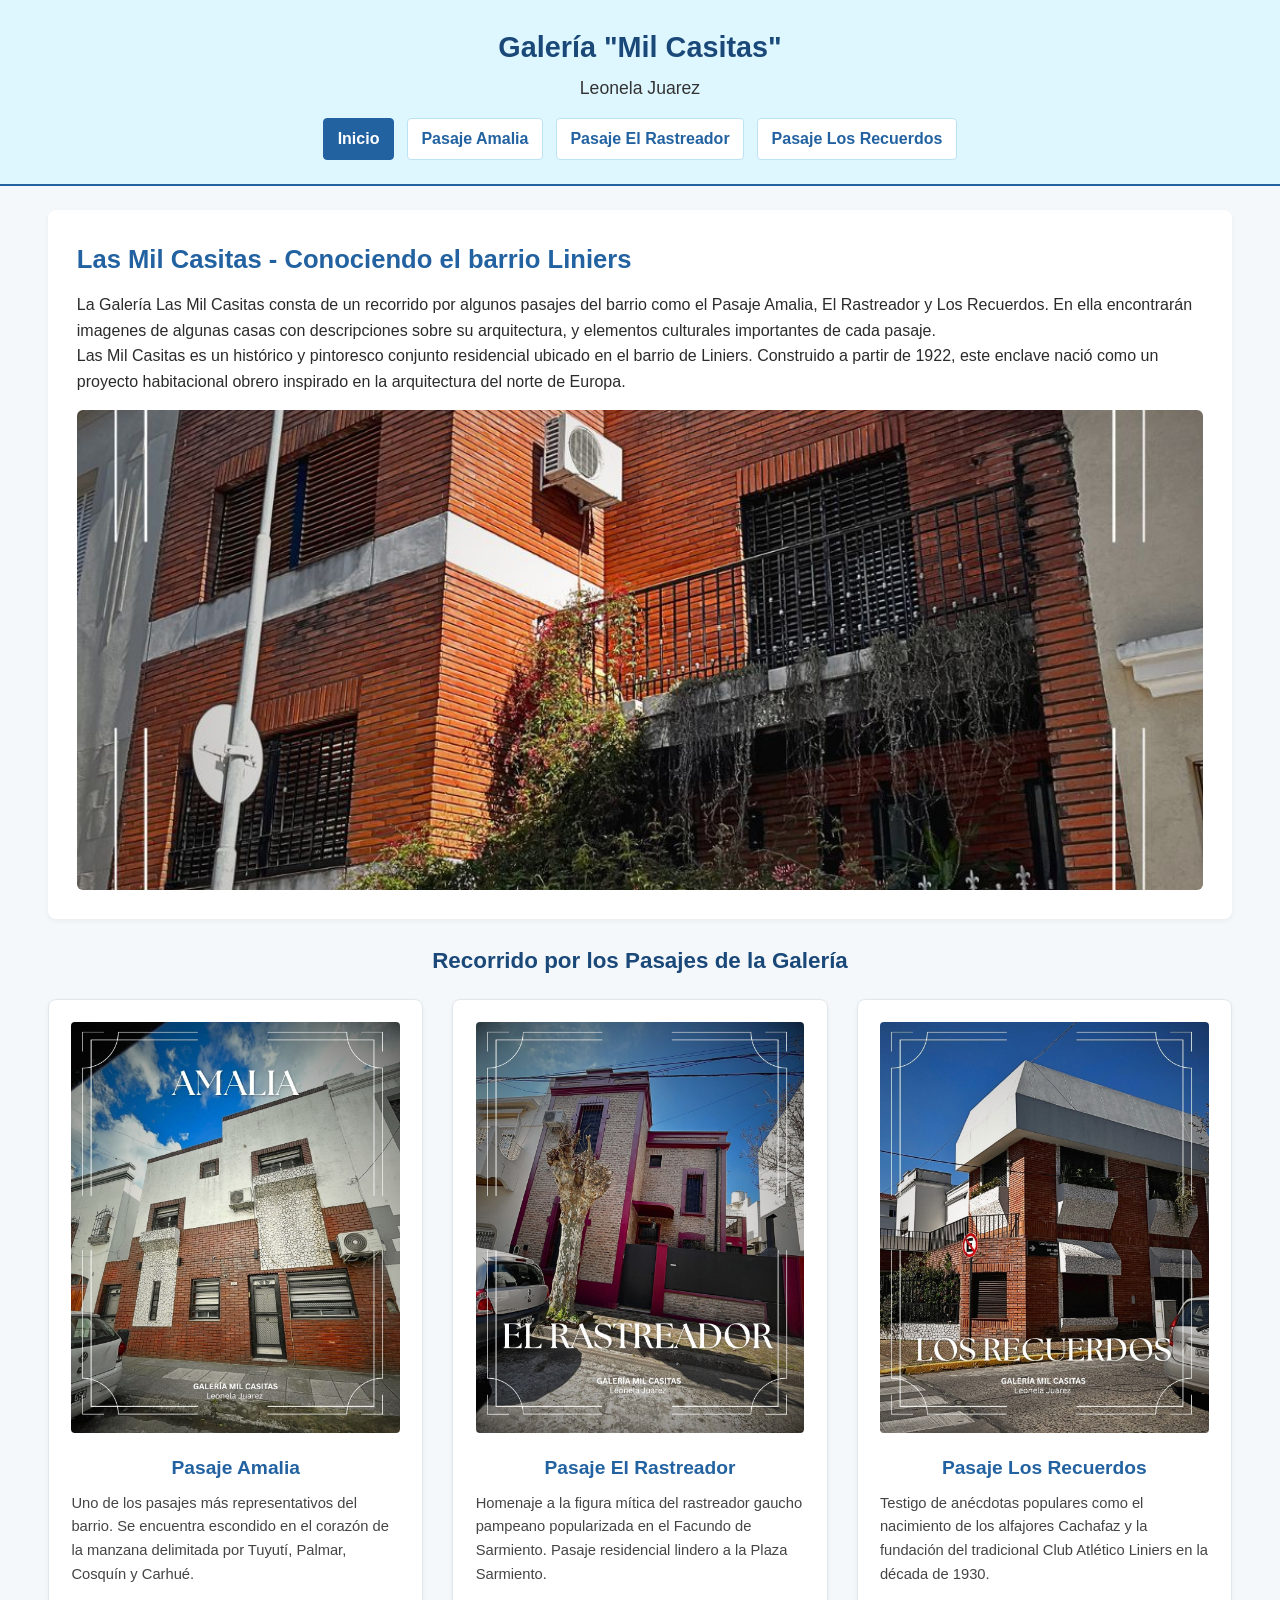
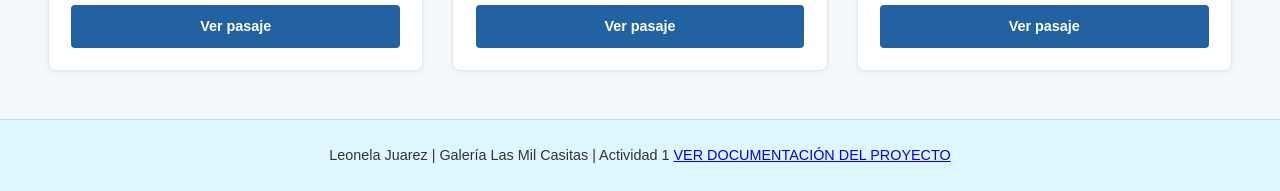
<file: index.html>
<!DOCTYPE html>
<html lang="es">
<head>
    <meta charset="UTF-8">
    <meta name="viewport" content="width=device-width, initial-scale=1.0">
    <title>Galería Mil Casitas - Liniers</title>
    <link rel="stylesheet" href="css/style.css">
</head>
<body>

    <header>
        <h1>Galería "Mil Casitas"</h1>
        <h2>Leonela Juarez</h2>
        <nav>
            <ul>
                <li><a href="index.html" class="activo">Inicio</a></li>
                <li><a href="pasajeamalia.html">Pasaje Amalia</a></li>
                <li><a href="PasajeElRastreador.html">Pasaje El Rastreador</a></li>
                <li><a href="PasajeLosRecuerdos.html">Pasaje Los Recuerdos</a></li>
            </ul>
        </nav>
    </header>

    <main>
        <section class="intro">
            <h2 class="titulo-principal">Las Mil Casitas - Conociendo el barrio Liniers</h2>
            <p> La Galería Las Mil Casitas consta de un recorrido por algunos pasajes del barrio como el Pasaje Amalia, El Rastreador y Los Recuerdos. En ella encontrarán imagenes de algunas casas con descripciones sobre su arquitectura, y elementos culturales importantes de cada pasaje. </p>
            <p>Las Mil Casitas es un histórico y pintoresco conjunto residencial ubicado en el barrio de Liniers. Construido a partir de 1922, este enclave nació como un proyecto habitacional obrero inspirado en la arquitectura del norte de Europa.</p>
            <img src="IMG/ELRASTREADOR3.jpg" alt="Vista de Las Mil Casitas" class="imagen-destacada">
        </section>

        <section class="seccion-galeria">
            <h2>Recorrido por los Pasajes de la Galería</h2>
            <div class="galeria-grid">

                <!-- Tarjeta Pasaje Amalia -->
                <div class="tarjeta">
                    <img src="IMG/AMALIA.jpg" alt="Foto Pasaje Amalia">
                    <h3>Pasaje Amalia</h3>
                    <p>Uno de los pasajes más representativos del barrio. Se encuentra escondido en el corazón de la manzana delimitada por Tuyutí, Palmar, Cosquín y Carhué.</p>
                    <a href="pasajeamalia.html" class="boton-ver">Ver pasaje</a>
                </div>

                <!-- Tarjeta Pasaje El Rastreador -->
                <div class="tarjeta">
                    <img src="IMG/ELRASTREADOR.jpg" alt="Foto Pasaje El Rastreador">
                    <h3>Pasaje El Rastreador</h3>
                    <p>Homenaje a la figura mítica del rastreador gaucho pampeano popularizada en el Facundo de Sarmiento. Pasaje residencial lindero a la Plaza Sarmiento.</p>
                    <a href="PasajeElRastreador.html" class="boton-ver">Ver pasaje</a>
                </div>

                <!-- Tarjeta Pasaje Los Recuerdos -->
                <div class="tarjeta">
                    <img src="IMG/LOSRECUERDOS.jpg" alt="Foto Pasaje Los Recuerdos">
                    <h3>Pasaje Los Recuerdos</h3>
                    <p>Testigo de anécdotas populares como el nacimiento de los alfajores Cachafaz y la fundación del tradicional Club Atlético Liniers en la década de 1930.</p>
                    <a href="PasajeLosRecuerdos.html" class="boton-ver">Ver pasaje</a>
                </div>

            </div>
        </section>
    </main>

    <footer>
        <p>Leonela Juarez | Galería Las Mil Casitas | Actividad 1 <a href= "https://github.com/Leonelajuarez2005/Tarea2/blob/main/README.md" TARGET= "_BLANK" > VER DOCUMENTACIÓN DEL PROYECTO </a> </p>
    </footer>

</body>
</html>
</file>
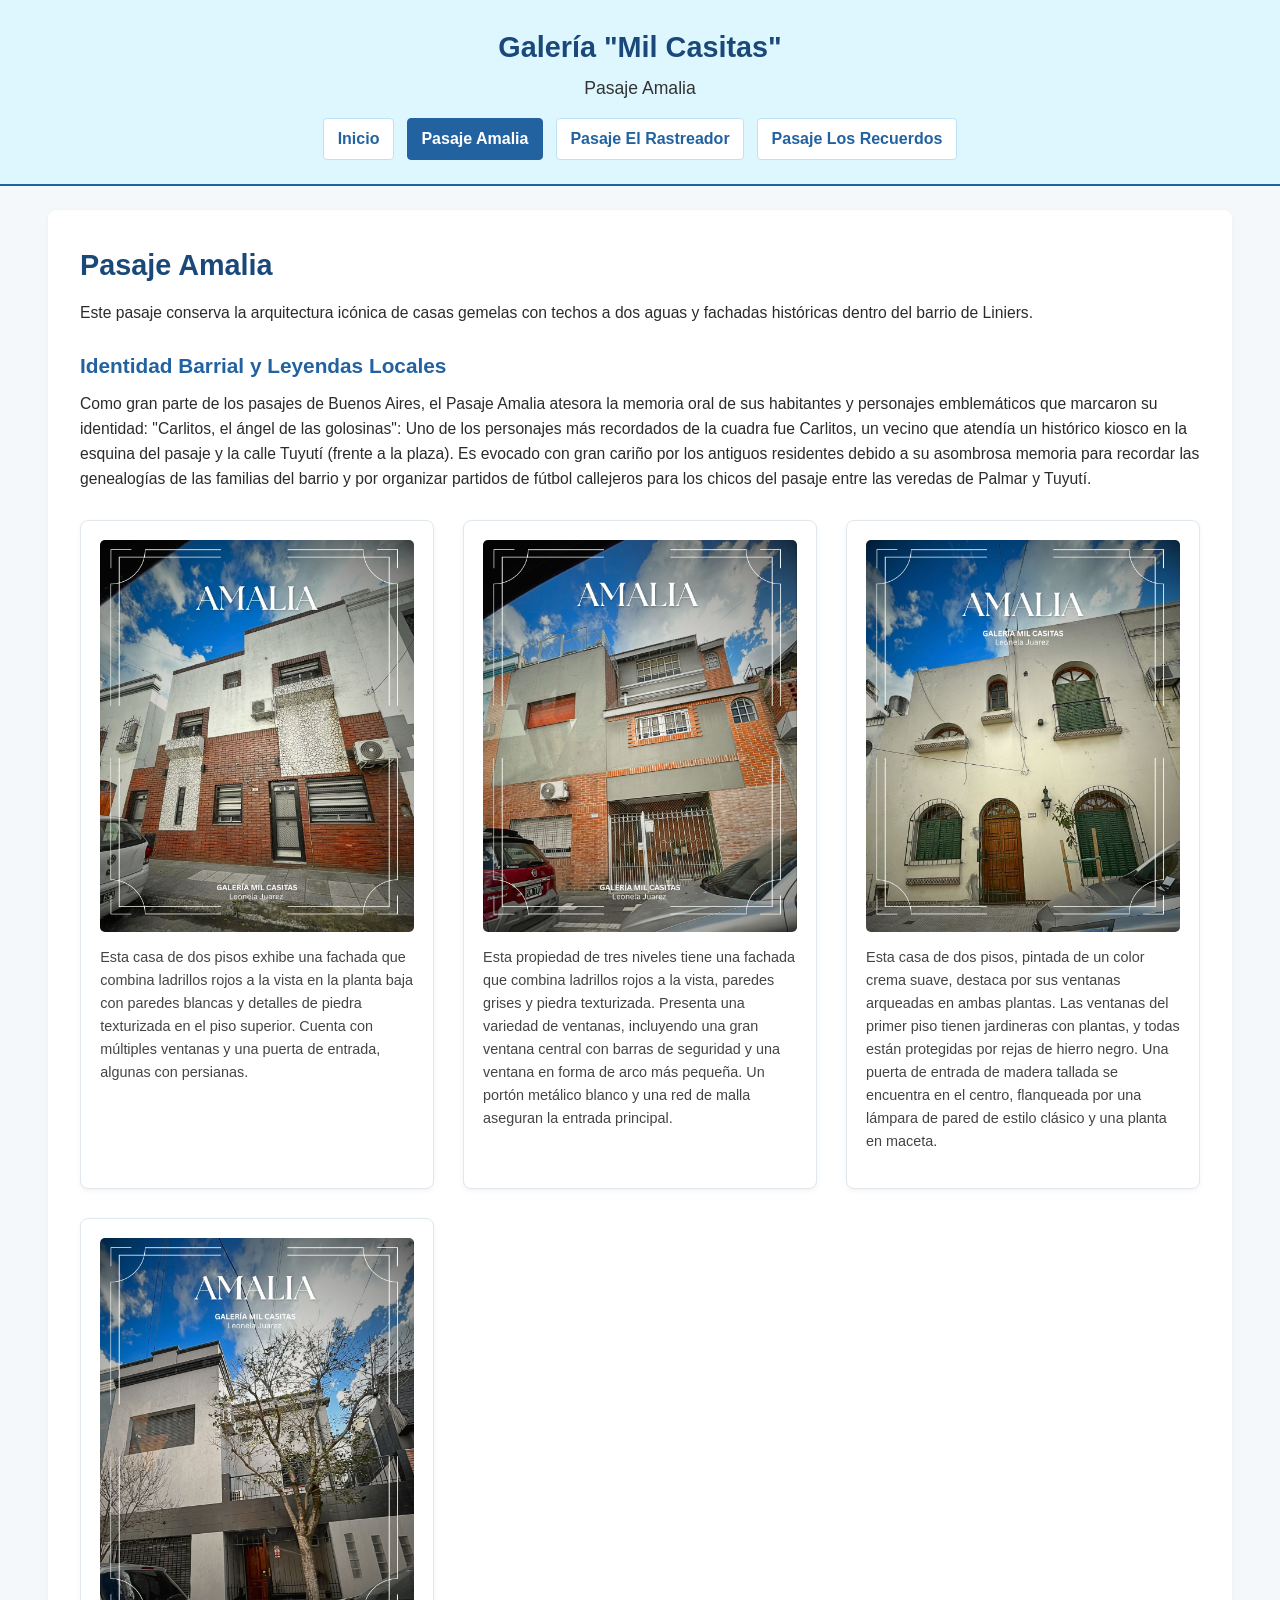
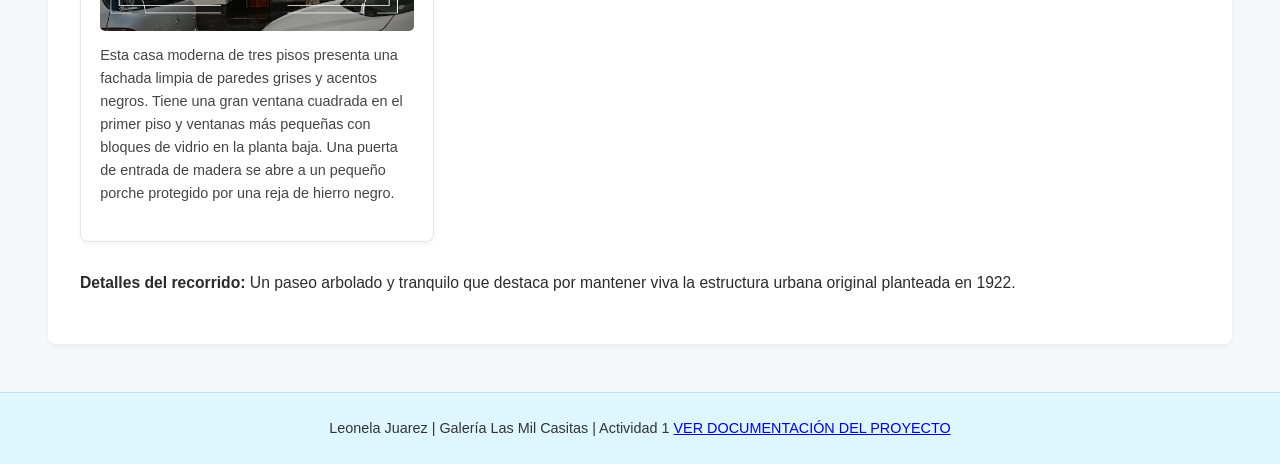
<file: pasajeamalia.html>
<!DOCTYPE html>
<html lang="es">
<head>
    <meta charset="UTF-8">
    <meta name="viewport" content="width=device-width, initial-scale=1.0">
    <title>Pasaje Amalia - Galería Mil Casitas</title>
    <link rel="stylesheet" href="css/style.css">
</head>
<body>

    <header>
        <h1>Galería "Mil Casitas"</h1>
        <h2>Pasaje Amalia</h2>
        <nav>
            <ul>
                <li><a href="index.html">Inicio</a></li>
                <li><a href="pasajeamalia.html" class="activo">Pasaje Amalia</a></li>
                <li><a href="PasajeElRastreador.html">Pasaje El Rastreador</a></li>
                <li><a href="PasajeLosRecuerdos.html">Pasaje Los Recuerdos</a></li>
            </ul>
        </nav>
    </header>

    <main>
        <section class="detalle-pasaje">
            <h2>Pasaje Amalia</h2>
            <p>Este pasaje conserva la arquitectura icónica de casas gemelas con techos a dos aguas y fachadas históricas dentro del barrio de Liniers.</p>
            
            <h3>Identidad Barrial y Leyendas Locales</h3>
            <p>Como gran parte de los pasajes de Buenos Aires, el Pasaje Amalia atesora la memoria oral de sus habitantes y personajes emblemáticos que marcaron su identidad: "Carlitos, el ángel de las golosinas": Uno de los personajes más recordados de la cuadra fue Carlitos, un vecino que atendía un histórico kiosco en la esquina del pasaje y la calle Tuyutí (frente a la plaza). Es evocado con gran cariño por los antiguos residentes debido a su asombrosa memoria para recordar las genealogías de las familias del barrio y por organizar partidos de fútbol callejeros para los chicos del pasaje entre las veredas de Palmar y Tuyutí.</p>
            
            <div class="galeria-imagenes">
                <div class="item-galeria"> 
                    <img src="IMG/AMALIA.jpg" alt="Foto 1 Pasaje Amalia">
                    <p>Esta casa de dos pisos exhibe una fachada que combina ladrillos rojos a la vista en la planta baja con paredes blancas y detalles de piedra texturizada en el piso superior. Cuenta con múltiples ventanas y una puerta de entrada, algunas con persianas.</p>
                </div>
                <div class="item-galeria"> 
                    <img src="IMG/AMALIA2.jpg" alt="Foto 2 Pasaje Amalia">
                    <p>Esta propiedad de tres niveles tiene una fachada que combina ladrillos rojos a la vista, paredes grises y piedra texturizada. Presenta una variedad de ventanas, incluyendo una gran ventana central con barras de seguridad y una ventana en forma de arco más pequeña. Un portón metálico blanco y una red de malla aseguran la entrada principal.</p>
                </div>
                <div class="item-galeria"> 
                    <img src="IMG/AMALIA3.jpg" alt="Foto 3 Pasaje Amalia">
                    <p>Esta casa de dos pisos, pintada de un color crema suave, destaca por sus ventanas arqueadas en ambas plantas. Las ventanas del primer piso tienen jardineras con plantas, y todas están protegidas por rejas de hierro negro. Una puerta de entrada de madera tallada se encuentra en el centro, flanqueada por una lámpara de pared de estilo clásico y una planta en maceta.</p>
                </div>
                <div class="item-galeria"> 
                    <img src="IMG/AMALIA4.jpg" alt="Foto 4 Pasaje Amalia">
                    <p>Esta casa moderna de tres pisos presenta una fachada limpia de paredes grises y acentos negros. Tiene una gran ventana cuadrada en el primer piso y ventanas más pequeñas con bloques de vidrio en la planta baja. Una puerta de entrada de madera se abre a un pequeño porche protegido por una reja de hierro negro.</p>
                </div>
            </div>

            <p><strong>Detalles del recorrido:</strong> Un paseo arbolado y tranquilo que destaca por mantener viva la estructura urbana original planteada en 1922.</p>
        </section>
    </main>

    <footer>
             <p>Leonela Juarez | Galería Las Mil Casitas | Actividad 1 <a href= "https://github.com/Leonelajuarez2005/Tarea2/blob/main/README.md" TARGET= "_BLANK" > VER DOCUMENTACIÓN DEL PROYECTO </a> </p>
    </footer>

</body>
</html>
</file>
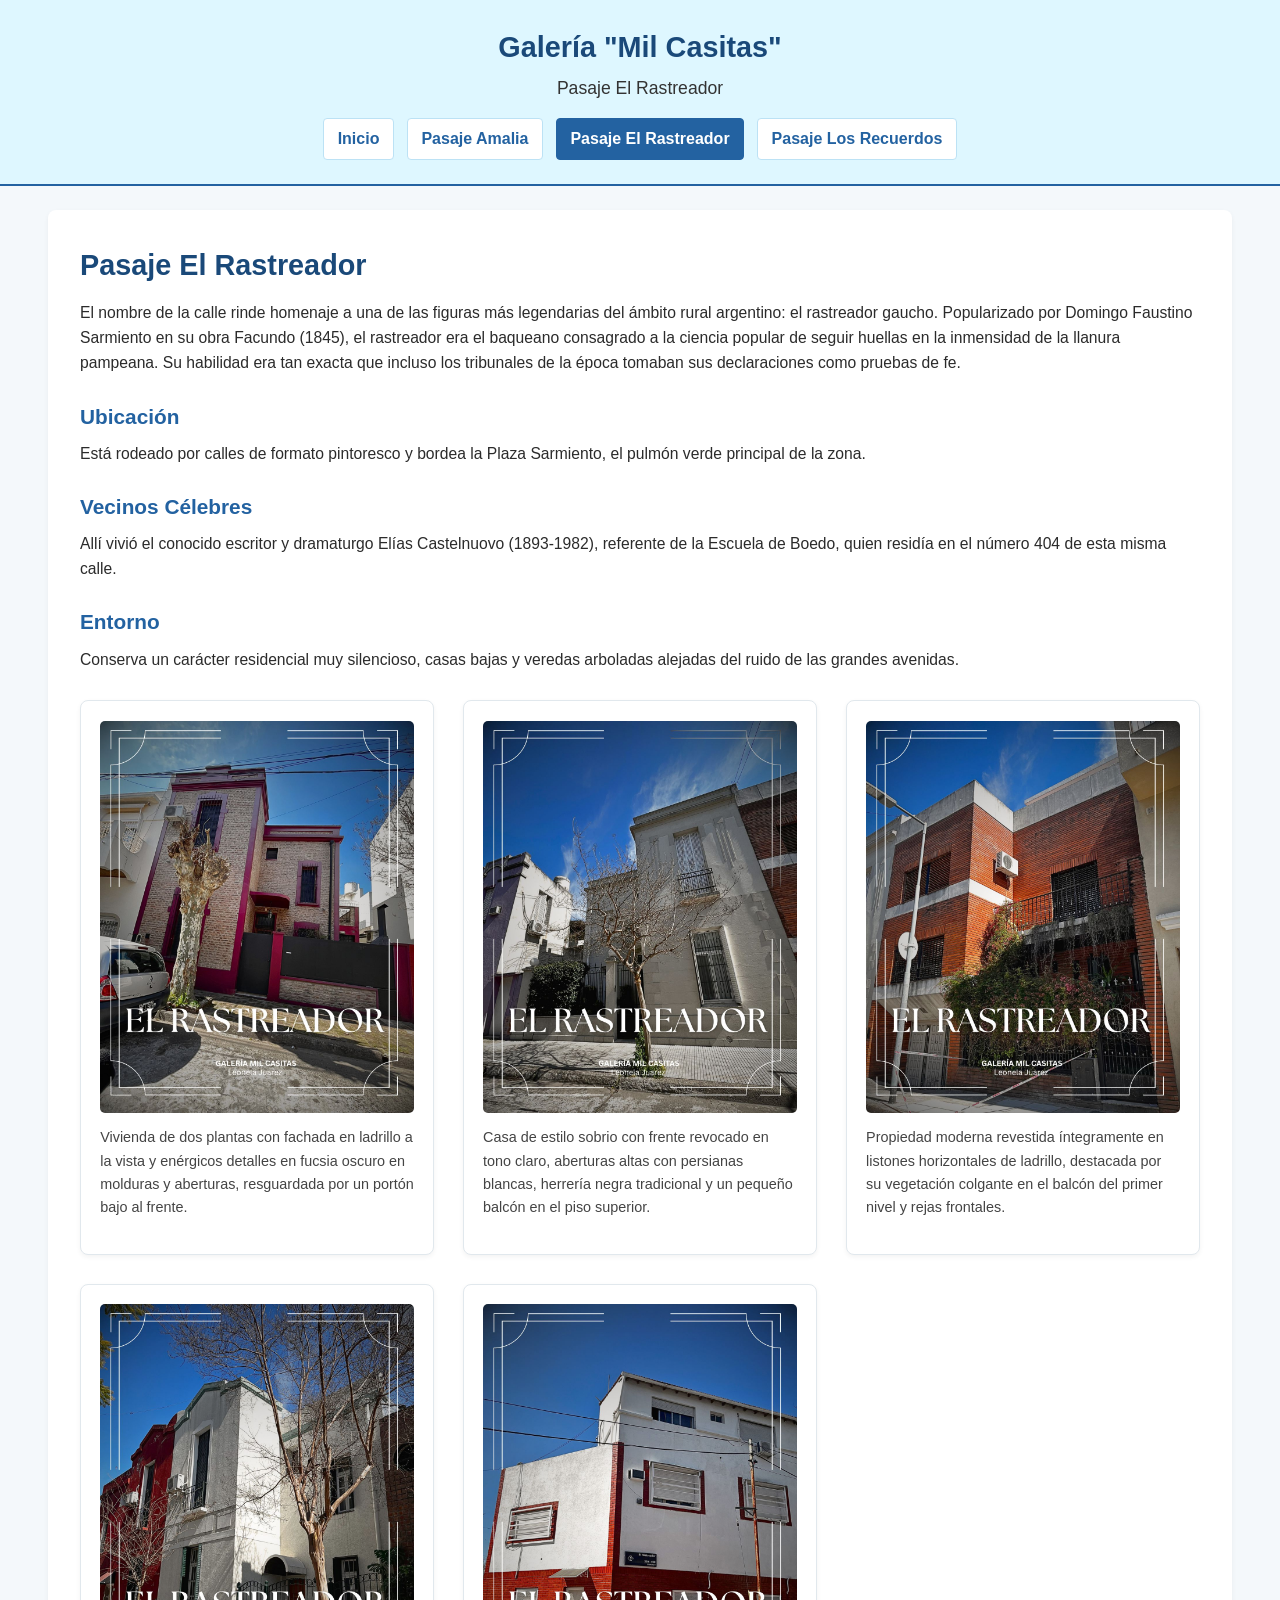
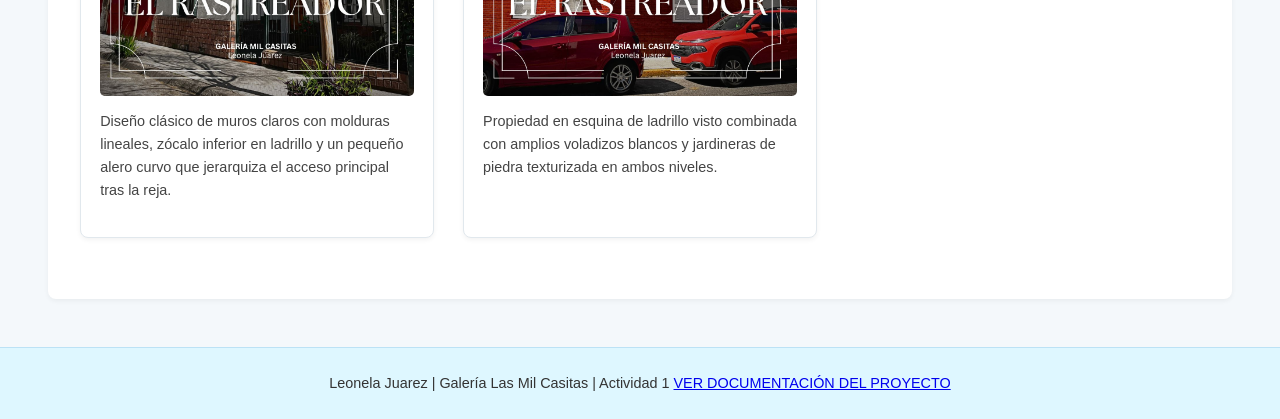
<file: PasajeElRastreador.html>
<!DOCTYPE html>
<html lang="es">
<head>
    <meta charset="UTF-8">
    <meta name="viewport" content="width=device-width, initial-scale=1.0">
    <title>Pasaje El Rastreador - Galería Mil Casitas</title>
    <link rel="stylesheet" href="css/style.css">
</head>
<body>

    <header>
        <h1>Galería "Mil Casitas"</h1>
        <h2>Pasaje El Rastreador</h2>
        <nav>
            <ul>
                <li><a href="index.html">Inicio</a></li>
                <li><a href="pasajeamalia.html">Pasaje Amalia</a></li>
                <li><a href="PasajeElRastreador.html" class="activo">Pasaje El Rastreador</a></li>
                <li><a href="PasajeLosRecuerdos.html">Pasaje Los Recuerdos</a></li>
            </ul>
        </nav>
    </header>

    <main>
        <section class="detalle-pasaje">
            <h2>Pasaje El Rastreador</h2>
            <p>El nombre de la calle rinde homenaje a una de las figuras más legendarias del ámbito rural argentino: el rastreador gaucho. Popularizado por Domingo Faustino Sarmiento en su obra Facundo (1845), el rastreador era el baqueano consagrado a la ciencia popular de seguir huellas en la inmensidad de la llanura pampeana. Su habilidad era tan exacta que incluso los tribunales de la época tomaban sus declaraciones como pruebas de fe.</p>
            
            <h3>Ubicación</h3>
            <p>Está rodeado por calles de formato pintoresco y bordea la Plaza Sarmiento, el pulmón verde principal de la zona.</p>
            
            <h3>Vecinos Célebres</h3>
            <p>Allí vivió el conocido escritor y dramaturgo Elías Castelnuovo (1893-1982), referente de la Escuela de Boedo, quien residía en el número 404 de esta misma calle.</p>
            
            <h3>Entorno</h3>
            <p>Conserva un carácter residencial muy silencioso, casas bajas y veredas arboladas alejadas del ruido de las grandes avenidas.</p>
            
            <div class="galeria-imagenes">
                <div class="item-galeria">
                    <img src="IMG/ELRASTREADOR.jpg" alt="Foto 1 del Pasaje El Rastreador">
                    <p>Vivienda de dos plantas con fachada en ladrillo a la vista y enérgicos detalles en fucsia oscuro en molduras y aberturas, resguardada por un portón bajo al frente.</p>
                </div>
                <div class="item-galeria">
                    <img src="IMG/ELRASTREADOR2.jpg" alt="Foto 2 del Pasaje El Rastreador">
                    <p>Casa de estilo sobrio con frente revocado en tono claro, aberturas altas con persianas blancas, herrería negra tradicional y un pequeño balcón en el piso superior.</p>
                </div>
                <div class="item-galeria">
                    <img src="IMG/ELRASTREADOR3.jpg" alt="Foto 3 del Pasaje El Rastreador">
                    <p>Propiedad moderna revestida íntegramente en listones horizontales de ladrillo, destacada por su vegetación colgante en el balcón del primer nivel y rejas frontales.</p>
                </div>
                <div class="item-galeria">
                    <img src="IMG/ELRASTREADOR4.jpg" alt="Foto 4 del Pasaje El Rastreador"> 
                    <p>Diseño clásico de muros claros con molduras lineales, zócalo inferior en ladrillo y un pequeño alero curvo que jerarquiza el acceso principal tras la reja.</p>
                </div>
                <div class="item-galeria">
                    <img src="IMG/ELRASTREADOR5.jpg" alt="Foto 5 del Pasaje El Rastreador">
                    <p>Propiedad en esquina de ladrillo visto combinada con amplios voladizos blancos y jardineras de piedra texturizada en ambos niveles.</p>
                </div>
            </div>
        </section>
    </main>

    <footer>
             <p>Leonela Juarez | Galería Las Mil Casitas | Actividad 1 <a href= "https://github.com/Leonelajuarez2005/Tarea2/blob/main/README.md" TARGET= "_BLANK" > VER DOCUMENTACIÓN DEL PROYECTO </a> </p>
    </footer>

</body>
</html>
</file>
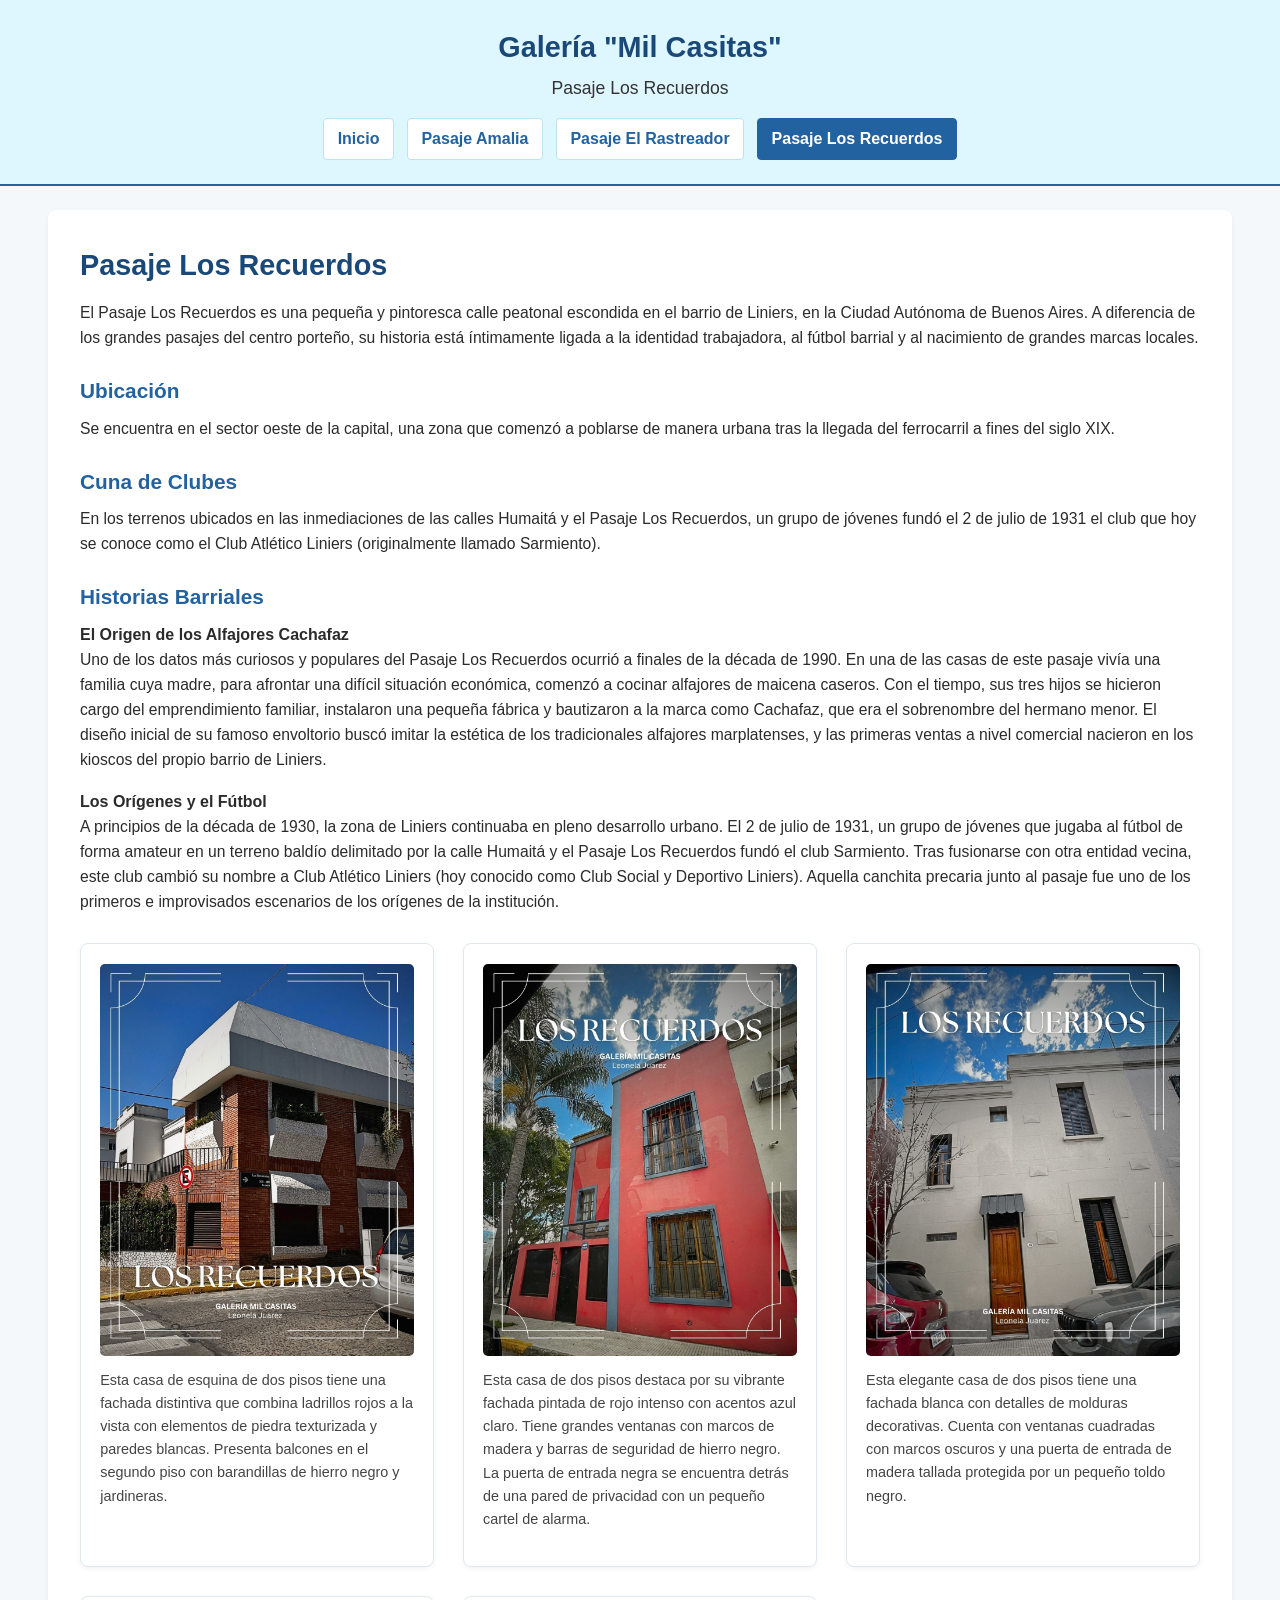
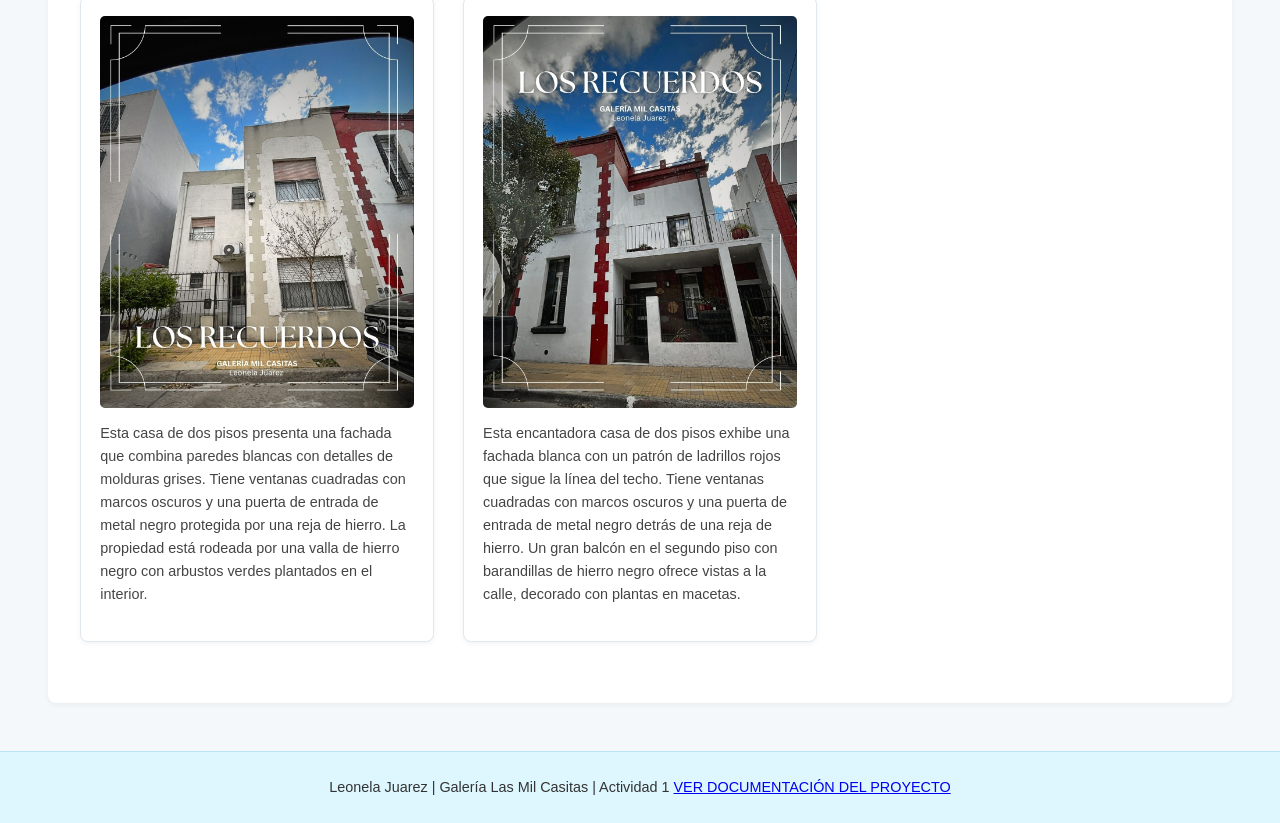
<file: PasajeLosRecuerdos.html>
<!DOCTYPE html>
<html lang="es">
<head>
    <meta charset="UTF-8">
    <meta name="viewport" content="width=device-width, initial-scale=1.0">
    <title>Pasaje Los Recuerdos - Galería Mil Casitas</title>
    <link rel="stylesheet" href="css/style.css">
</head>
<body>

    <header>
        <h1>Galería "Mil Casitas"</h1>
        <h2>Pasaje Los Recuerdos</h2>
        <nav>
            <ul>
                <li><a href="index.html">Inicio</a></li>
                <li><a href="pasajeamalia.html">Pasaje Amalia</a></li>
                <li><a href="PasajeElRastreador.html">Pasaje El Rastreador</a></li>
                <li><a href="PasajeLosRecuerdos.html" class="activo">Pasaje Los Recuerdos</a></li>
            </ul>
        </nav>
    </header>

    <main>
        <section class="detalle-pasaje">
            <h2>Pasaje Los Recuerdos</h2>
            <p>El Pasaje Los Recuerdos es una pequeña y pintoresca calle peatonal escondida en el barrio de Liniers, en la Ciudad Autónoma de Buenos Aires. A diferencia de los grandes pasajes del centro porteño, su historia está íntimamente ligada a la identidad trabajadora, al fútbol barrial y al nacimiento de grandes marcas locales.</p>
            
            <h3>Ubicación</h3>
            <p>Se encuentra en el sector oeste de la capital, una zona que comenzó a poblarse de manera urbana tras la llegada del ferrocarril a fines del siglo XIX.</p>
            
            <h3>Cuna de Clubes</h3>
            <p>En los terrenos ubicados en las inmediaciones de las calles Humaitá y el Pasaje Los Recuerdos, un grupo de jóvenes fundó el 2 de julio de 1931 el club que hoy se conoce como el Club Atlético Liniers (originalmente llamado Sarmiento).</p>
            
            <h3>Historias Barriales</h3>
            <h4>El Origen de los Alfajores Cachafaz</h4>
            <p>Uno de los datos más curiosos y populares del Pasaje Los Recuerdos ocurrió a finales de la década de 1990. En una de las casas de este pasaje vivía una familia cuya madre, para afrontar una difícil situación económica, comenzó a cocinar alfajores de maicena caseros. Con el tiempo, sus tres hijos se hicieron cargo del emprendimiento familiar, instalaron una pequeña fábrica y bautizaron a la marca como Cachafaz, que era el sobrenombre del hermano menor. El diseño inicial de su famoso envoltorio buscó imitar la estética de los tradicionales alfajores marplatenses, y las primeras ventas a nivel comercial nacieron en los kioscos del propio barrio de Liniers.</p>
            
            <h4>Los Orígenes y el Fútbol</h4>
            <p>A principios de la década de 1930, la zona de Liniers continuaba en pleno desarrollo urbano. El 2 de julio de 1931, un grupo de jóvenes que jugaba al fútbol de forma amateur en un terreno baldío delimitado por la calle Humaitá y el Pasaje Los Recuerdos fundó el club Sarmiento. Tras fusionarse con otra entidad vecina, este club cambió su nombre a Club Atlético Liniers (hoy conocido como Club Social y Deportivo Liniers). Aquella canchita precaria junto al pasaje fue uno de los primeros e improvisados escenarios de los orígenes de la institución.</p>
          
            <div class="galeria-imagenes">
                <div class="item-galeria">
                    <img src="IMG/LOSRECUERDOS.jpg" alt="Foto 1 del Pasaje Los Recuerdos">
                    <p>Esta casa de esquina de dos pisos tiene una fachada distintiva que combina ladrillos rojos a la vista con elementos de piedra texturizada y paredes blancas. Presenta balcones en el segundo piso con barandillas de hierro negro y jardineras.</p>
                </div>
                <div class="item-galeria">
                    <img src="IMG/LOSRECUERDOS2.jpg" alt="Foto 2 del Pasaje Los Recuerdos">
                    <p>Esta casa de dos pisos destaca por su vibrante fachada pintada de rojo intenso con acentos azul claro. Tiene grandes ventanas con marcos de madera y barras de seguridad de hierro negro. La puerta de entrada negra se encuentra detrás de una pared de privacidad con un pequeño cartel de alarma.</p>
                </div>
                <div class="item-galeria">
                    <img src="IMG/LOSRECUERDOS3.jpg" alt="Foto 3 del Pasaje Los Recuerdos">
                    <p>Esta elegante casa de dos pisos tiene una fachada blanca con detalles de molduras decorativas. Cuenta con ventanas cuadradas con marcos oscuros y una puerta de entrada de madera tallada protegida por un pequeño toldo negro.</p>
                </div>
                <div class="item-galeria">
                    <img src="IMG/LOSRECUERDOS4.jpg" alt="Foto 4 del Pasaje Los Recuerdos">
                    <p>Esta casa de dos pisos presenta una fachada que combina paredes blancas con detalles de molduras grises. Tiene ventanas cuadradas con marcos oscuros y una puerta de entrada de metal negro protegida por una reja de hierro. La propiedad está rodeada por una valla de hierro negro con arbustos verdes plantados en el interior.</p>
                </div>
                <div class="item-galeria">
                    <img src="IMG/LOSRECUERDOS5.jpg" alt="Foto 5 del Pasaje Los Recuerdos">
                    <p>Esta encantadora casa de dos pisos exhibe una fachada blanca con un patrón de ladrillos rojos que sigue la línea del techo. Tiene ventanas cuadradas con marcos oscuros y una puerta de entrada de metal negro detrás de una reja de hierro. Un gran balcón en el segundo piso con barandillas de hierro negro ofrece vistas a la calle, decorado con plantas en macetas.</p>
                </div>
            </div>
        </section>
    </main>

    <footer>
             <p>Leonela Juarez | Galería Las Mil Casitas | Actividad 1 <a href= "https://github.com/Leonelajuarez2005/Tarea2/blob/main/README.md" TARGET= "_BLANK" > VER DOCUMENTACIÓN DEL PROYECTO </a> </p>
    </footer>

</body>
</html>
</file>
<file: css/style.css>
* {
    box-sizing: border-box;
    margin: 0;
    padding: 0;
}

body {
    font-family: 'Segoe UI', Tahoma, Geneva, Verdana, sans-serif;
    line-height: 1.6;
    color: #2b2b2b;
    background-color: #f4f8fb;
}

img {
    max-width: 100%;
    display: block;
}

header {
    background-color: #def7ff;
    padding: 1.5rem 1rem;
    text-align: center;
    border-bottom: 2px solid #2362a1;
}

header h1 {
    color: #1a4979;
    font-size: 1.8rem;
    margin-bottom: 0.25rem;
}

header h2 {
    font-size: 1.1rem;
    font-weight: 400;
    color: #333333;
}

nav ul {
    list-style: none;
    margin-top: 1rem;
    display: flex;
    justify-content: center;
    flex-wrap: wrap;
    gap: 0.8rem;
}

nav a {
    text-decoration: none;
    color: #2362a1;
    font-weight: bold;
    padding: 0.45rem 0.85rem;
    border-radius: 4px;
    background-color: #ffffff;
    border: 1px solid #bce2f5;
    transition: all 0.2s ease-in-out;
    display: inline-block;
}

nav a:hover,
nav a.activo {
    background-color: #2362a1;
    color: #ffffff;
    border-color: #2362a1;
}

main {
    max-width: 1400px;
    width: 95%;
    margin: 1.5rem auto;
    padding: 0 1rem;
}

.intro {
    background-color: #ffffff;
    padding: 1.8rem;
    border-radius: 8px;
    margin-bottom: 1.5rem;
    box-shadow: 0 2px 5px rgba(0,0,0,0.05);
}

.titulo-principal {
    color: #2362a1;
    font-size: 1.6rem;
    margin-bottom: 0.75rem;
}

.imagen-destacada {
    width: 100%;
    height: auto;
    max-height: 480px;
    object-fit: cover;
    border-radius: 6px;
    margin-top: 1rem;
}

.seccion-galeria h2 {
    color: #1a4979;
    font-size: 1.4rem;
    margin-bottom: 1.2rem;
    text-align: center;
}

.galeria-grid {
    display: grid;
    grid-template-columns: repeat(auto-fit, minmax(300px, 1fr));
    gap: 1.8rem;
    margin-top: 20px;
}

.tarjeta {
    background-color: #ffffff;
    border: 1px solid #e1e8ed;
    border-radius: 8px;
    padding: 1.4rem;
    text-align: center;
    box-shadow: 0 2px 5px rgba(0,0,0,0.05);
    display: flex;
    flex-direction: column;
    justify-content: space-between;
}

.tarjeta img {
    width: 100%;
    height: auto;
    border-radius: 4px;
    display: block;
    margin-bottom: 12px;
}

.tarjeta h3 {
    margin: 0.5rem 0;
    color: #2362a1;
    font-size: 1.2rem;
}

.tarjeta p {
    font-size: 0.92rem;
    color: #444444;
    text-align: left;
    margin-bottom: 1.2rem;
    flex-grow: 1;
}

.boton-ver {
    display: inline-block;
    padding: 0.6rem 1rem;
    background-color: #2362a1;
    color: #ffffff;
    text-decoration: none;
    border-radius: 4px;
    font-weight: bold;
    font-size: 0.9rem;
    transition: background-color 0.2s ease;
    width: 100%;
    text-align: center;
}

.boton-ver:hover {
    background-color: #1a4979;
}

.detalle-pasaje {
    background-color: #ffffff;
    padding: 2rem;
    border-radius: 8px;
    box-shadow: 0 2px 5px rgba(0,0,0,0.05);
}

.detalle-pasaje h2 {
    color: #1a4979;
    font-size: 1.8rem;
    margin-bottom: 0.75rem;
}

.detalle-pasaje h3 {
    color: #2362a1;
    font-size: 1.3rem;
    margin-top: 1.5rem;
    margin-bottom: 0.5rem;
}

.detalle-pasaje p {
    margin-bottom: 1rem;
    font-size: 0.98rem;
}

.galeria-imagenes {
    display: grid;
    grid-template-columns: repeat(auto-fit, minmax(320px, 1fr));
    gap: 1.8rem;
    margin: 1.8rem 0;
}

.item-galeria {
    background-color: #ffffff;
    border: 1px solid #e1e8ed;
    border-radius: 8px;
    padding: 1.2rem;
    box-shadow: 0 2px 5px rgba(0,0,0,0.05);
    display: flex;
    flex-direction: column;
}

.item-galeria img {
    width: 100%;
    height: auto;
    border-radius: 5px;
    display: block;
}

.item-galeria p {
    margin-top: 0.85rem;
    font-size: 0.9rem;
    color: #444444;
}

footer {
    background-color: #def7ff;
    text-align: center;
    padding: 1.5rem 1rem;
    margin-top: 3rem;
    border-top: 1px solid #bce2f5;
    font-size: 0.9rem;
    color: #333333;
}

@media (max-width: 768px) {
    header h1 {
        font-size: 1.5rem;
    }

    nav ul {
        flex-direction: row;      
        justify-content: center;
        gap: 0.4rem;              
    }

    nav a {
        padding: 0.35rem 0.55rem;
        font-size: 0.8rem;        
    }

    .galeria-grid, .galeria-imagenes {
        grid-template-columns: 1fr;
        gap: 1.5rem;
    }

    .tarjeta, .item-galeria {
        width: 100%;
        max-width: 480px;           
        margin: 0 auto;            
    }
}
</file>
